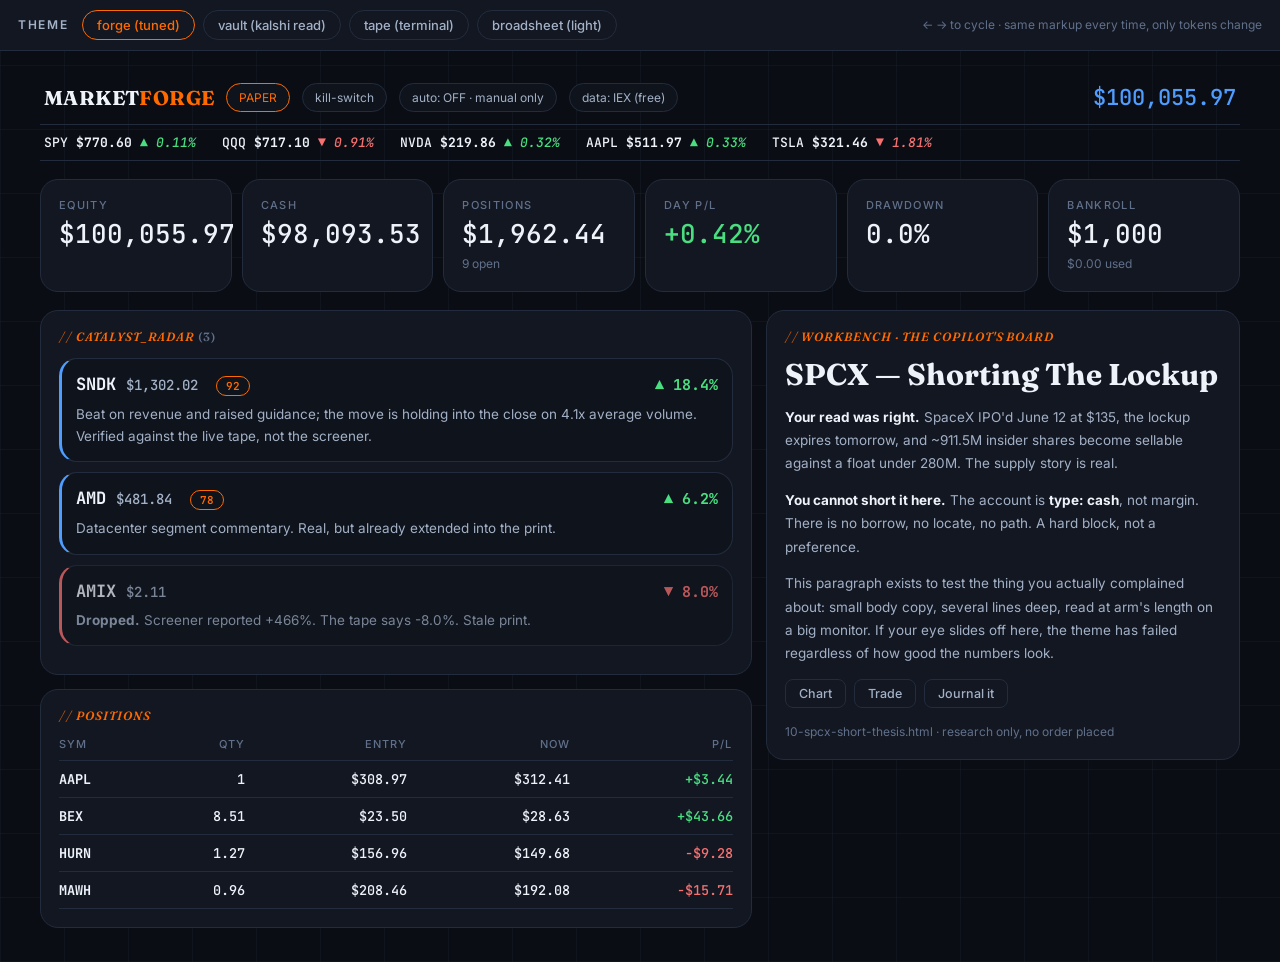
<file: static/theme-lab.html>
<!DOCTYPE html>
<html lang="en" data-theme="forge">
<head>
<meta charset="utf-8">
<title>Market Forge - theme lab</title>
<link href="https://fonts.googleapis.com/css2?family=Fraunces:opsz,wght@9..144,600;9..144,700&family=Inter:wght@400;500;600;700&family=JetBrains+Mono:wght@400;500;700&family=Instrument+Serif&display=swap" rel="stylesheet">
<style>
@import url("/static/tokens.css");
/* ============================================================
   THEME LAB - one markup tree, N themes, real Market Forge parts.
   Axes per STYLE-ENGINE-REFERENCE: paper band / display / accent.
   ============================================================ */

*{box-sizing:border-box}
body{
  margin:0; background:var(--bg); color:var(--fg);
  font:15px/1.6 var(--body);
  background-image:repeating-linear-gradient(0deg,var(--grid) 0 1px,transparent 1px var(--grid-size)),
                   repeating-linear-gradient(90deg,var(--grid) 0 1px,transparent 1px var(--grid-size));
}
.lab{position:sticky;top:0;z-index:20;background:var(--panel);border-bottom:1px solid var(--border);
  padding:10px 18px;display:flex;gap:8px;align-items:center;flex-wrap:wrap}
.lab b{font:600 12px/1 var(--body);letter-spacing:.14em;text-transform:uppercase;color:var(--dim);margin-right:6px}
.lab button{background:transparent;border:1px solid var(--border);color:var(--dim);border-radius:99px;
  padding:6px 14px;font:500 13px var(--body);cursor:pointer}
.lab button.on{border-color:var(--accent);color:var(--accent)}
.lab .note{margin-left:auto;color:var(--faint);font-size:12px}

main{max-width:1240px;margin:0 auto;padding:20px}

/* top bar + ticker */
.top{display:flex;align-items:center;gap:12px;padding:12px 4px;flex-wrap:wrap}
.brand{font:700 20px var(--display);letter-spacing:.02em}
.brand i{color:var(--accent);font-style:normal}
.chip{border:1px solid var(--border);border-radius:99px;padding:4px 12px;font-size:12px;color:var(--dim);background:var(--panel2)}
.chip.live{border-color:var(--accent);color:var(--accent)}
.equity{margin-left:auto;font:var(--num-weight) 22px var(--num);color:var(--primary)}
.tape{display:flex;gap:26px;overflow:hidden;padding:9px 4px;border-block:1px solid var(--border);margin-bottom:18px}
.tape span{white-space:nowrap;font:500 13px var(--num)}
.up{color:var(--gain)} .down{color:var(--loss)}

/* stat cards */
.stats{display:grid;grid-template-columns:repeat(auto-fit,minmax(160px,1fr));gap:10px;margin-bottom:18px}
.stat{background:var(--panel);border:1px solid var(--border);border-radius:var(--radius);padding:var(--pad)}
.stat .l{font:500 11px var(--body);letter-spacing:.12em;text-transform:uppercase;color:var(--faint);margin-bottom:8px}
.stat .v{font:var(--num-weight) 26px/1.1 var(--num)}
.stat .s{font-size:12px;color:var(--faint);margin-top:5px}

.two{display:grid;grid-template-columns:1.5fr 1fr;gap:14px}
@media(max-width:900px){.two{grid-template-columns:1fr}}
.panel{background:var(--panel);border:1px solid var(--border);border-radius:var(--radius);padding:var(--pad);margin-bottom:14px}
.ph{font:600 12px var(--display);font-style:var(--kicker-style);text-transform:var(--kicker-tt);
  letter-spacing:var(--kicker-ls);color:var(--accent);margin-bottom:14px}
.ph::before{content:'// ';opacity:.75}

/* radar card */
.sig{border:1px solid var(--border);border-left:3px solid var(--primary);border-radius:var(--radius);
  background:var(--panel2);padding:14px;margin-bottom:10px}
.sig .r1{display:flex;align-items:baseline;gap:10px}
.sig .sym{font:700 17px var(--num)}
.sig .px{color:var(--dim);font:500 14px var(--num)}
.sig .pct{margin-left:auto;font:700 15px var(--num)}
.sig .why{color:var(--dim);font-size:13.5px;margin-top:8px}
.score{display:inline-block;border:1px solid var(--accent);color:var(--accent);border-radius:99px;
  padding:2px 9px;font:600 11px var(--num);margin-left:8px}

/* table */
table{width:100%;border-collapse:collapse;font:500 13.5px var(--num)}
th{text-align:left;font:500 11px var(--body);letter-spacing:.1em;text-transform:uppercase;
  color:var(--faint);padding:0 0 9px;border-bottom:1px solid var(--border)}
td{padding:9px 0;border-bottom:1px solid var(--border)}
td.r,th.r{text-align:right}

/* the readability test - deliberately the smallest real text in the app */
.prose{color:var(--dim);font-size:13.5px;line-height:1.72}
.prose b{color:var(--fg)}
.btn{background:transparent;border:1px solid var(--border);color:var(--dim);border-radius:8px;
  padding:6px 13px;font:500 12.5px var(--body);cursor:pointer}
.btn:hover{border-color:var(--accent);color:var(--accent)}
.meta{color:var(--faint);font-size:12px;margin-top:14px}
h1.wb{font:700 30px/1.15 var(--display);margin:.1em 0 .25em}
</style>
</head>
<body>

<div class="lab">
  <b>theme</b>
  <button data-t="forge" class="on">forge (tuned)</button>
  <button data-t="vault">vault (kalshi read)</button>
  <button data-t="tape">tape (terminal)</button>
  <button data-t="broadsheet">broadsheet (light)</button>
  <span class="note">&larr; &rarr; to cycle &middot; same markup every time, only tokens change</span>
</div>

<main>
  <div class="top">
    <span class="brand">MARKET<i>FORGE</i></span>
    <span class="chip live">PAPER</span>
    <span class="chip">kill-switch</span>
    <span class="chip">auto: OFF &middot; manual only</span>
    <span class="chip">data: IEX (free)</span>
    <span class="equity">$100,055.97</span>
  </div>

  <div class="tape">
    <span>SPY <b>$770.60</b> <i class="up">&#9650; 0.11%</i></span>
    <span>QQQ <b>$717.10</b> <i class="down">&#9660; 0.91%</i></span>
    <span>NVDA <b>$219.86</b> <i class="up">&#9650; 0.32%</i></span>
    <span>AAPL <b>$511.97</b> <i class="up">&#9650; 0.33%</i></span>
    <span>TSLA <b>$321.46</b> <i class="down">&#9660; 1.81%</i></span>
  </div>

  <div class="stats">
    <div class="stat"><div class="l">Equity</div><div class="v">$100,055.97</div></div>
    <div class="stat"><div class="l">Cash</div><div class="v">$98,093.53</div></div>
    <div class="stat"><div class="l">Positions</div><div class="v">$1,962.44</div><div class="s">9 open</div></div>
    <div class="stat"><div class="l">Day P/L</div><div class="v up">+0.42%</div></div>
    <div class="stat"><div class="l">Drawdown</div><div class="v">0.0%</div></div>
    <div class="stat"><div class="l">Bankroll</div><div class="v">$1,000</div><div class="s">$0.00 used</div></div>
  </div>

  <div class="two">
    <div>
      <div class="panel">
        <div class="ph">CATALYST_RADAR <span style="color:var(--faint);font-style:normal">(3)</span></div>

        <div class="sig">
          <div class="r1"><span class="sym">SNDK</span><span class="px">$1,302.02</span>
            <span class="score">92</span><span class="pct up">&#9650; 18.4%</span></div>
          <div class="why">Beat on revenue and raised guidance; the move is holding into the close on
            4.1x average volume. Verified against the live tape, not the screener.</div>
        </div>

        <div class="sig">
          <div class="r1"><span class="sym">AMD</span><span class="px">$481.84</span>
            <span class="score">78</span><span class="pct up">&#9650; 6.2%</span></div>
          <div class="why">Datacenter segment commentary. Real, but already extended into the print.</div>
        </div>

        <div class="sig" style="border-left-color:var(--loss);opacity:.72">
          <div class="r1"><span class="sym">AMIX</span><span class="px">$2.11</span>
            <span class="pct down">&#9660; 8.0%</span></div>
          <div class="why"><b>Dropped.</b> Screener reported +466%. The tape says -8.0%. Stale print.</div>
        </div>
      </div>

      <div class="panel">
        <div class="ph">POSITIONS</div>
        <table>
          <tr><th>sym</th><th class="r">qty</th><th class="r">entry</th><th class="r">now</th><th class="r">P/L</th></tr>
          <tr><td><b>AAPL</b></td><td class="r">1</td><td class="r">$308.97</td><td class="r">$312.41</td><td class="r up">+$3.44</td></tr>
          <tr><td><b>BEX</b></td><td class="r">8.51</td><td class="r">$23.50</td><td class="r">$28.63</td><td class="r up">+$43.66</td></tr>
          <tr><td><b>HURN</b></td><td class="r">1.27</td><td class="r">$156.96</td><td class="r">$149.68</td><td class="r down">-$9.28</td></tr>
          <tr><td><b>MAWH</b></td><td class="r">0.96</td><td class="r">$208.46</td><td class="r">$192.08</td><td class="r down">-$15.71</td></tr>
        </table>
      </div>
    </div>

    <div>
      <div class="panel">
        <div class="ph">WORKBENCH &middot; the copilot's board</div>
        <h1 class="wb">SPCX &mdash; Shorting The Lockup</h1>
        <div class="prose">
          <p><b>Your read was right.</b> SpaceX IPO'd June 12 at $135, the lockup expires
          tomorrow, and ~911.5M insider shares become sellable against a float under 280M.
          The supply story is real.</p>
          <p><b>You cannot short it here.</b> The account is <b>type: cash</b>, not margin.
          There is no borrow, no locate, no path. A hard block, not a preference.</p>
          <p>This paragraph exists to test the thing you actually complained about: small
          body copy, several lines deep, read at arm's length on a big monitor. If your eye
          slides off here, the theme has failed regardless of how good the numbers look.</p>
        </div>
        <div style="margin-top:14px;display:flex;gap:8px">
          <button class="btn">Chart</button><button class="btn">Trade</button><button class="btn">Journal it</button>
        </div>
        <div class="meta">10-spcx-short-thesis.html &middot; research only, no order placed</div>
      </div>
    </div>
  </div>
</main>

<script>
const btns=[...document.querySelectorAll('.lab button')];
const set=t=>{document.documentElement.dataset.theme=t;
  btns.forEach(b=>b.classList.toggle('on',b.dataset.t===t));};
btns.forEach(b=>b.onclick=()=>set(b.dataset.t));
addEventListener('keydown',e=>{
  const i=btns.findIndex(b=>b.classList.contains('on'));
  if(e.key==='ArrowRight')set(btns[(i+1)%btns.length].dataset.t);
  if(e.key==='ArrowLeft')set(btns[(i-1+btns.length)%btns.length].dataset.t);
});
</script>
</body>
</html>
</file>
